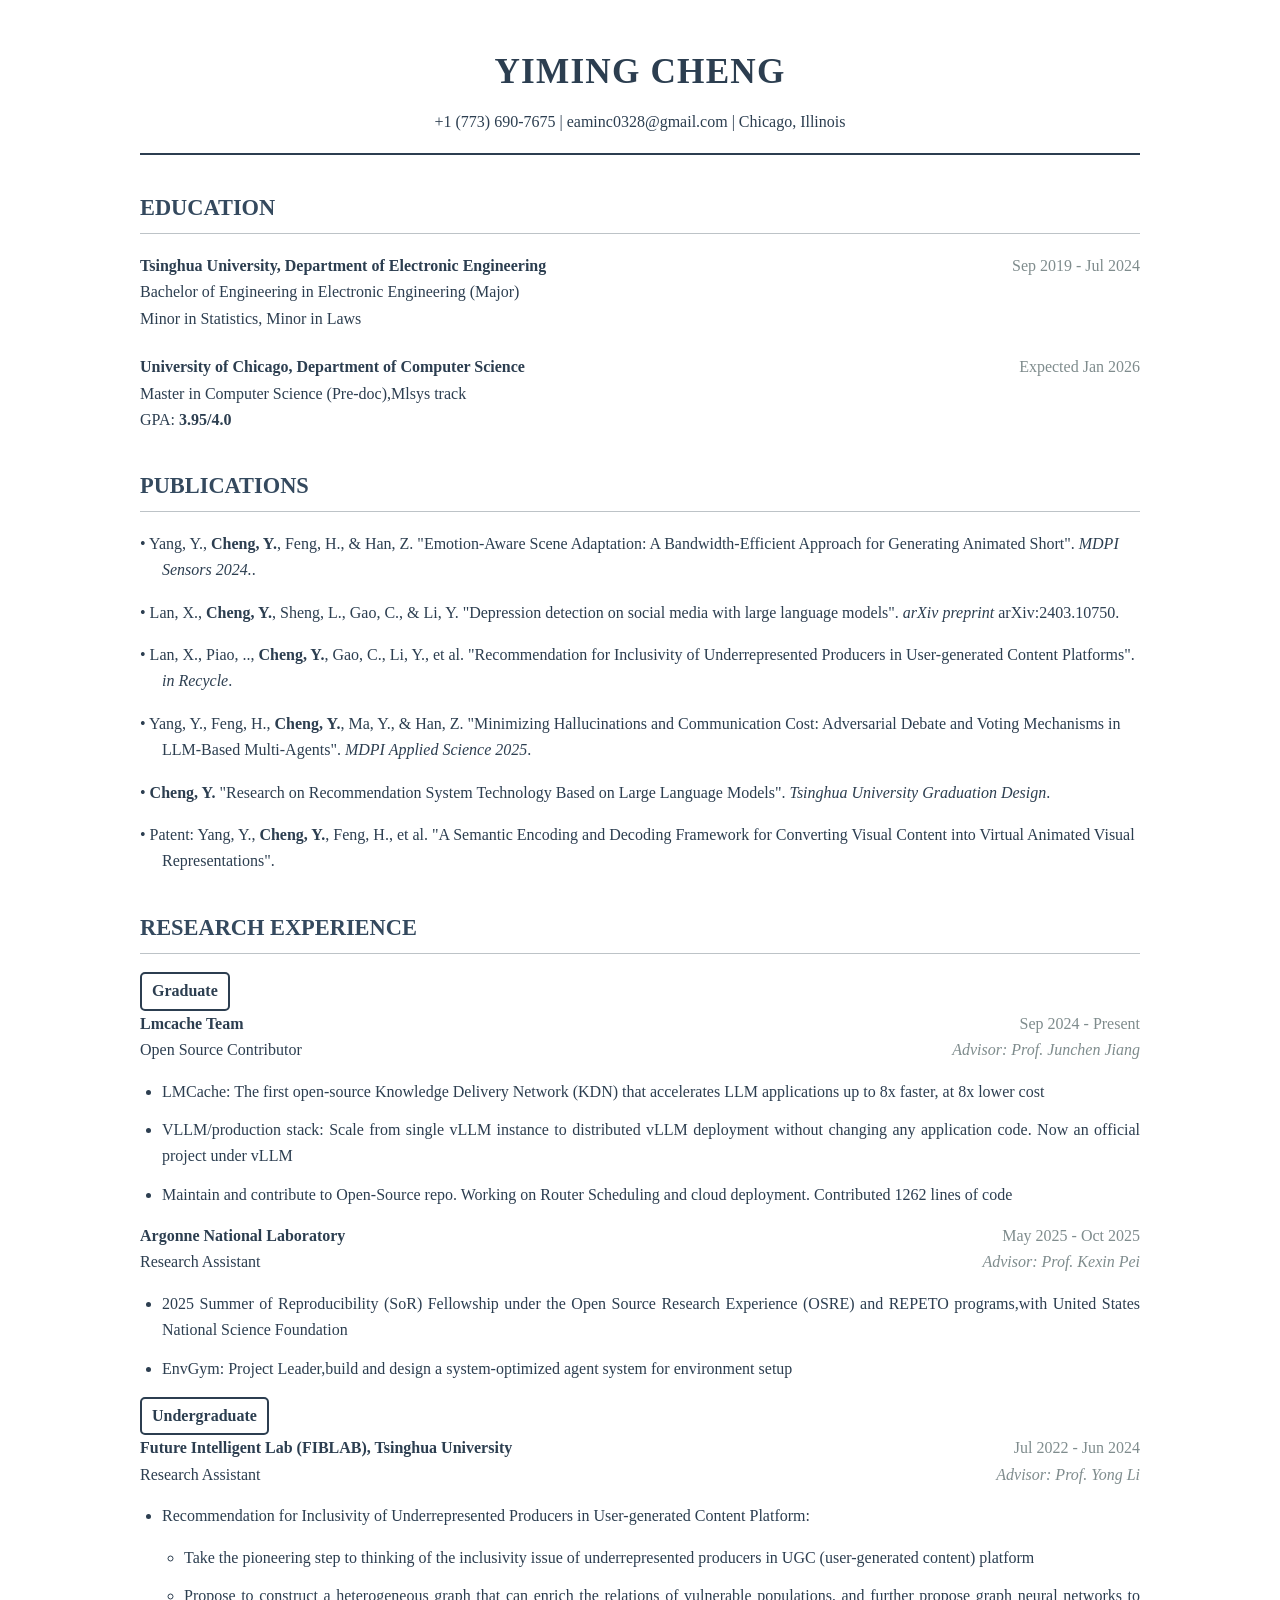
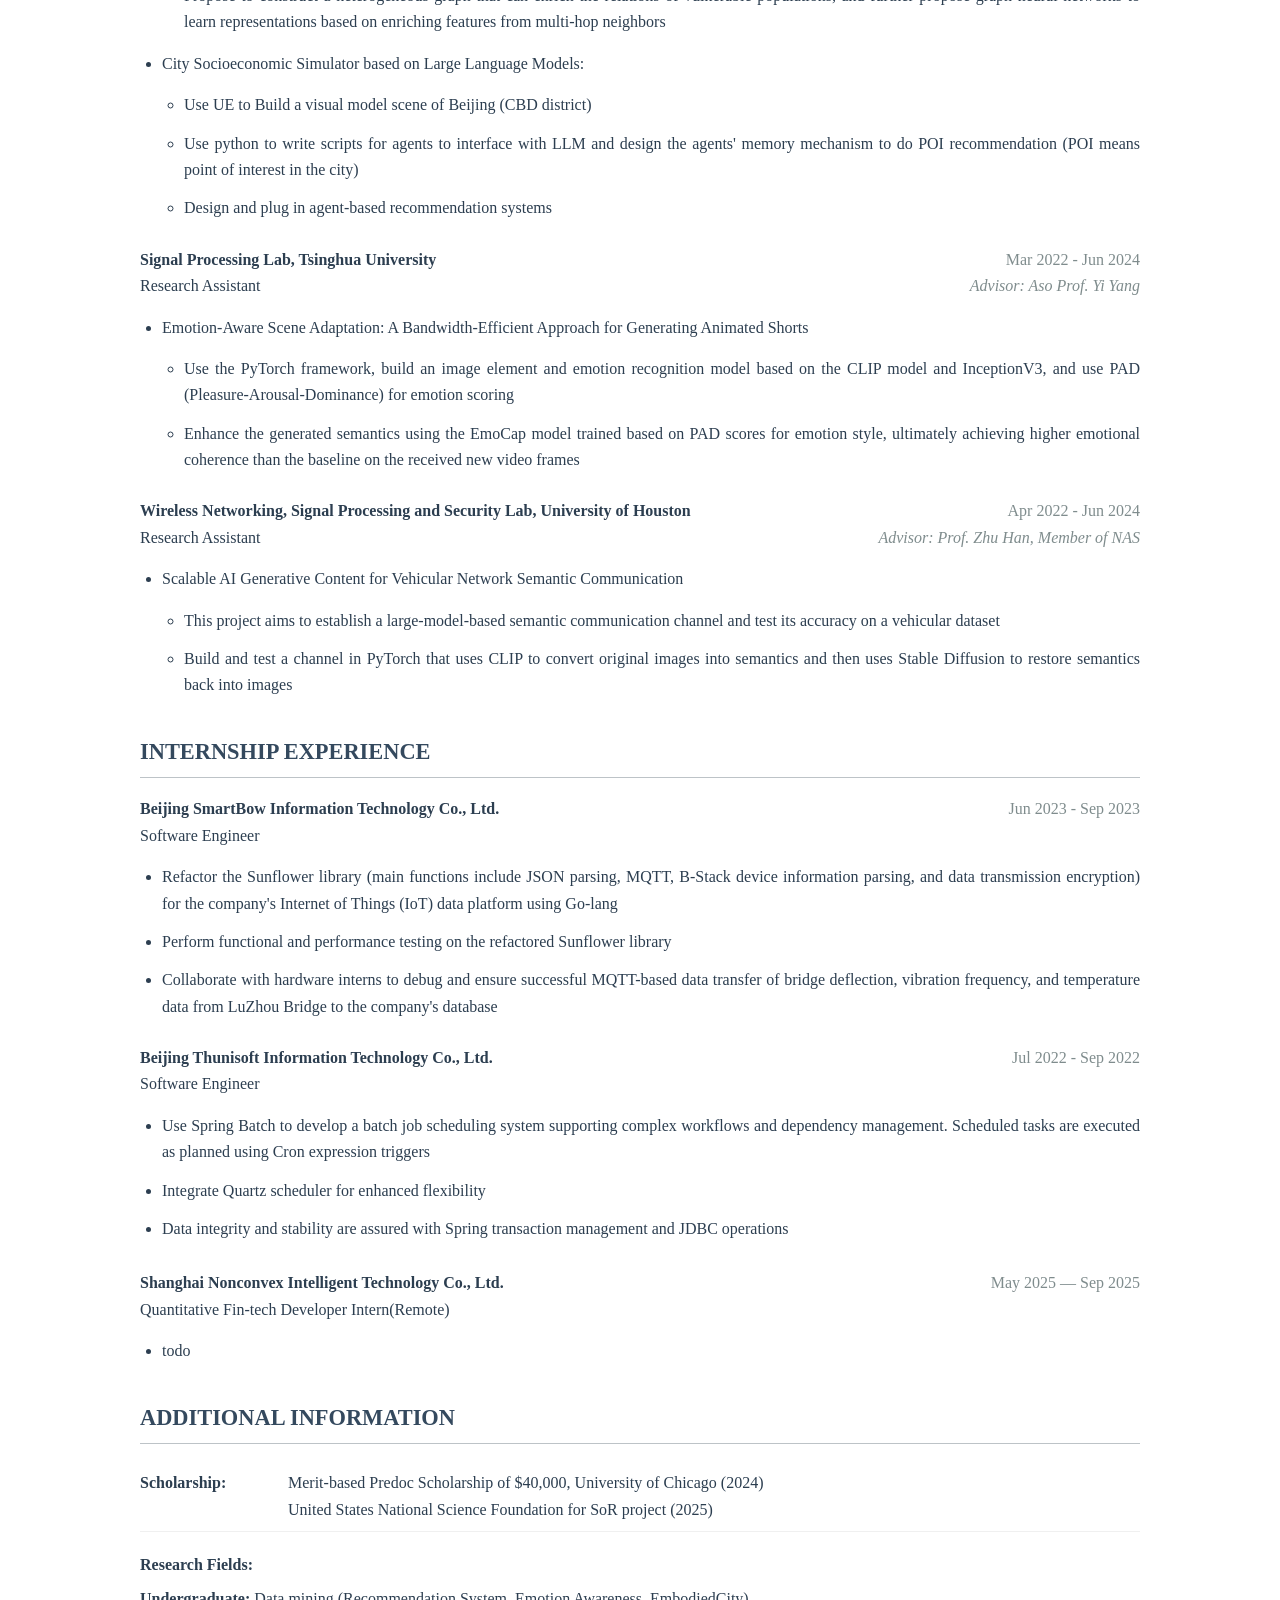
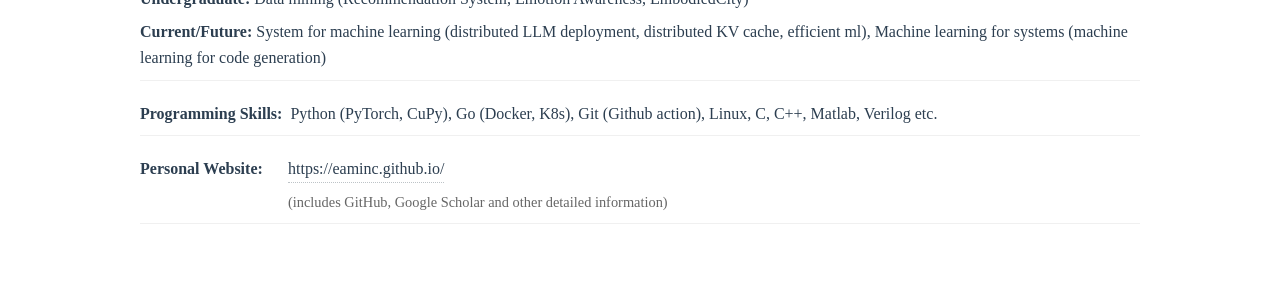
<file: intro.html>
<!DOCTYPE html>
<html lang="en">
  <head>
    <meta charset="UTF-8" />
    <title>Yiming Cheng - Academic CV</title>
    <style>
      body {
        font-family: "Georgia", serif;
        line-height: 1.65;
        max-width: 1000px;
        margin: 0 auto;
        padding: 35px;
        color: #2c3e50;
      }
      .header {
        text-align: center;
        border-bottom: 2px solid #2c3e50;
        padding-bottom: 18px;
        margin-bottom: 30px;
      }
      h1 {
        font-size: 2.2em;
        margin: 8px 0;
        letter-spacing: 1.2px;
      }
      h2 {
        font-size: 1.4em;
        color: #34495e;
        border-bottom: 1px solid #bdc3c7;
        padding-bottom: 6px;
        margin-top: 35px;
      }
      .section-block {
        margin: 28px 0;
      }
      .institution {
        font-weight: 600;
        display: inline-block;
        width: 68%;
      }
      .date {
        float: right;
        color: #7f8c8d;
      }
      ul {
        padding-left: 22px;
        margin: 15px 0;
      }
      li {
        margin: 12px 0;
        text-align: justify;
      }
      .publication-item {
        margin: 16px 0;
        padding-left: 22px;
        text-indent: -22px;
      }
      .highlight {
        color: #2c3e50;
        font-weight: 600;
      }
      .three-column {
        column-count: 3;
        margin: 18px 0;
      }
      a {
        color: #2c3e50;
        text-decoration: none;
        border-bottom: 1px dotted #bdc3c7;
      }
      .advisor {
        font-style: italic;
        color: #7f8c8d;
        float: right;
      }
      .compact-layout {
        display: grid;
        grid-template-columns: 1fr;
        gap: 12px;
      }
      .compact-item {
        display: flex;
        flex-wrap: wrap;
        align-items: baseline;
        gap: 8px;
        padding: 8px 0;
        border-bottom: 1px solid #f0f0f0;
      }
      .compact-label {
        font-weight: 600;
        color: #2c3e50;
        min-width: 140px;
      }
      .field-details {
        display: grid;
        gap: 6px;
      }
      .url-detail {
        font-size: 0.9em;
        color: #666;
        width: 100%;
        padding-left: 148px;
      }
      .number-box {
        display: inline-block;
        border: 2px solid #2c3e50;
        border-radius: 5px;
        padding: 4px 10px;
        font-weight: bold;
        color: #2c3e50;
        font-size: 1em;
        margin-right: 10px;
      }
      @media print {
        .compact-item {
          page-break-inside: avoid;
        }
      }
    </style>
  </head>
  <body>
    <div class="header">
      <h1>YIMING CHENG</h1>
      <div>+1 (773) 690-7675 | eaminc0328@gmail.com | Chicago, Illinois</div>
    </div>

    <!-- 教育背景 -->
    <div class="section-block">
      <h2>EDUCATION</h2>
      <div>
        <span class="institution"
          >Tsinghua University, Department of Electronic Engineering</span
        >
        <span class="date">Sep 2019 - Jul 2024</span>
        <div>Bachelor of Engineering in Electronic Engineering (Major)</div>
        <div>Minor in Statistics, Minor in Laws</div>
      </div>

      <div style="margin-top: 22px">
        <span class="institution"
          >University of Chicago, Department of Computer Science</span
        >
        <span class="date">Expected Jan 2026</span>
        <div>Master in Computer Science (Pre-doc),Mlsys track</div>
        <div>GPA: <span class="highlight">3.95/4.0</span></div>
      </div>
    </div>

    <!-- 出版物 -->
    <div class="section-block">
      <h2>PUBLICATIONS</h2>
      <div class="publication-item">
        • Yang, Y., <span class="highlight">Cheng, Y.</span>, Feng, H., & Han,
        Z. "Emotion-Aware Scene Adaptation: A Bandwidth-Efficient Approach for
        Generating Animated Short". <i>MDPI Sensors 2024.</i>.
      </div>
      <div class="publication-item">
        • Lan, X., <span class="highlight">Cheng, Y.</span>, Sheng, L., Gao, C.,
        & Li, Y. "Depression detection on social media with large language
        models". <i>arXiv preprint</i> arXiv:2403.10750.
      </div>
      <div class="publication-item">
        • Lan, X., Piao, .., <span class="highlight">Cheng, Y.</span>, Gao, C.,
        Li, Y., et al. "Recommendation for Inclusivity of Underrepresented
        Producers in User-generated Content Platforms". <i>in Recycle</i>.
      </div>
      <div class="publication-item">
        • Yang, Y., Feng, H., <span class="highlight">Cheng, Y.</span>, Ma, Y.,
        & Han, Z. "Minimizing Hallucinations and Communication Cost: Adversarial
        Debate and Voting Mechanisms in LLM-Based Multi-Agents".
        <i>MDPI Applied Science 2025</i>.
      </div>
      <div class="publication-item">
        • <span class="highlight">Cheng, Y.</span> "Research on Recommendation
        System Technology Based on Large Language Models".
        <i>Tsinghua University Graduation Design</i>.
      </div>
      <div class="publication-item">
        • Patent: Yang, Y., <span class="highlight">Cheng, Y.</span>, Feng, H.,
        et al. "A Semantic Encoding and Decoding Framework for Converting Visual
        Content into Virtual Animated Visual Representations".
      </div>
    </div>

    <!-- 研究经历 -->
    <div class="section-block">
      <h2>RESEARCH EXPERIENCE</h2>
<span class="number-box">Graduate</span>
      <div>
        <span class="institution">Lmcache Team</span>
        <span class="date">Sep 2024 - Present</span>
        <div>
          Open Source Contributor
          <span class="advisor">Advisor: Prof. Junchen Jiang</span>
        </div>
        <ul>
          <li>
            LMCache: The first open-source Knowledge Delivery Network (KDN) that
            accelerates LLM applications up to 8x faster, at 8x lower cost
          </li>
          <li>
            VLLM/production stack: Scale from single vLLM instance to
            distributed vLLM deployment without changing any application code.
            Now an official project under vLLM
          </li>
          <li>
            Maintain and contribute to Open-Source repo. Working on Router
            Scheduling and cloud deployment. Contributed 1262 lines of code
          </li>
        </ul>
      </div>

      <div>
        <span class="institution">Argonne National Laboratory</span>
        <span class="date">May 2025 - Oct 2025</span>
        <div>
          Research Assistant
          <span class="advisor">Advisor: Prof. Kexin Pei</span>
        </div>
        <ul>
          <li>
            2025 Summer of Reproducibility (SoR) Fellowship under the Open
            Source Research Experience (OSRE) and REPETO programs,with United
            States National Science Foundation
          </li>
          <li>
            EnvGym: Project Leader,build and design a system-optimized agent
            system for environment setup
          </li>
        </ul>
      </div>
<span class="number-box">Undergraduate</span>
      <div>
        <span class="institution"
          >Future Intelligent Lab (FIBLAB), Tsinghua University</span
        >
        <span class="date">Jul 2022 - Jun 2024</span>
        <div>
          Research Assistant <span class="advisor">Advisor: Prof. Yong Li</span>
        </div>
        <ul>
          <li>
            Recommendation for Inclusivity of Underrepresented Producers in
            User-generated Content Platform:
          </li>
          <ul>
            <li>
              Take the pioneering step to thinking of the inclusivity issue of
              underrepresented producers in UGC (user-generated content)
              platform
            </li>
            <li>
              Propose to construct a heterogeneous graph that can enrich the
              relations of vulnerable populations, and further propose graph
              neural networks to learn representations based on enriching
              features from multi-hop neighbors
            </li>
          </ul>
          <li>City Socioeconomic Simulator based on Large Language Models:</li>
          <ul>
            <li>
              Use UE to Build a visual model scene of Beijing (CBD district)
            </li>
            <li>
              Use python to write scripts for agents to interface with LLM and
              design the agents' memory mechanism to do POI recommendation (POI
              means point of interest in the city)
            </li>
            <li>Design and plug in agent-based recommendation systems</li>
          </ul>
        </ul>
      </div>

      <div style="margin-top: 25px">
        <span class="institution"
          >Signal Processing Lab, Tsinghua University</span
        >
        <span class="date">Mar 2022 - Jun 2024</span>
        <div>
          Research Assistant
          <span class="advisor">Advisor: Aso Prof. Yi Yang</span>
        </div>
        <ul>
          <li>
            Emotion-Aware Scene Adaptation: A Bandwidth-Efficient Approach for
            Generating Animated Shorts
          </li>
          <ul>
            <li>
              Use the PyTorch framework, build an image element and emotion
              recognition model based on the CLIP model and InceptionV3, and use
              PAD (Pleasure-Arousal-Dominance) for emotion scoring
            </li>
            <li>
              Enhance the generated semantics using the EmoCap model trained
              based on PAD scores for emotion style, ultimately achieving higher
              emotional coherence than the baseline on the received new video
              frames
            </li>
          </ul>
        </ul>
      </div>

      <div style="margin-top: 25px">
        <span class="institution"
          >Wireless Networking, Signal Processing and Security Lab, University
          of Houston</span
        >
        <span class="date">Apr 2022 - Jun 2024</span>
        <div>
          Research Assistant
          <span class="advisor">Advisor: Prof. Zhu Han, Member of NAS</span>
        </div>
        <ul>
          <li>
            Scalable AI Generative Content for Vehicular Network Semantic
            Communication
          </li>
          <ul>
            <li>
              This project aims to establish a large-model-based semantic
              communication channel and test its accuracy on a vehicular dataset
            </li>
            <li>
              Build and test a channel in PyTorch that uses CLIP to convert
              original images into semantics and then uses Stable Diffusion to
              restore semantics back into images
            </li>
          </ul>
        </ul>
      </div>
    </div>

    <!-- 实习经历 -->
    <div class="section-block">
      <h2>INTERNSHIP EXPERIENCE</h2>
      <div>
        <span class="institution"
          >Beijing SmartBow Information Technology Co., Ltd.</span
        >
        <span class="date">Jun 2023 - Sep 2023</span>
        <div>Software Engineer</div>
        <ul>
          <li>
            Refactor the Sunflower library (main functions include JSON parsing,
            MQTT, B-Stack device information parsing, and data transmission
            encryption) for the company's Internet of Things (IoT) data platform
            using Go-lang
          </li>
          <li>
            Perform functional and performance testing on the refactored
            Sunflower library
          </li>
          <li>
            Collaborate with hardware interns to debug and ensure successful
            MQTT-based data transfer of bridge deflection, vibration frequency,
            and temperature data from LuZhou Bridge to the company's database
          </li>
        </ul>
      </div>

      <div style="margin-top: 25px">
        <span class="institution"
          >Beijing Thunisoft Information Technology Co., Ltd.</span
        >
        <span class="date">Jul 2022 - Sep 2022</span>
        <div>Software Engineer</div>
        <ul>
          <li>
            Use Spring Batch to develop a batch job scheduling system supporting
            complex workflows and dependency management. Scheduled tasks are
            executed as planned using Cron expression triggers
          </li>
          <li>Integrate Quartz scheduler for enhanced flexibility</li>
          <li>
            Data integrity and stability are assured with Spring transaction
            management and JDBC operations
          </li>
        </ul>
      </div>
    </div>

      <div style="margin-top: 25px">
        <span class="institution"
          >Shanghai Nonconvex Intelligent Technology Co., Ltd. </span
        >
        <span class="date">May 2025 — Sep 2025</span>
        <div>Quantitative Fin-tech Developer Intern(Remote)</div>
        <ul>
          <li>todo</li>
        </ul>
      </div>
    </div>



    <div class="section-block">
      <h2>ADDITIONAL INFORMATION</h2>
      <div class="compact-layout">
        <!-- 奖学金 -->
        <div class="compact-item">
          <span class="compact-label">Scholarship:</span>
          <span>
            Merit-based Predoc Scholarship of $40,000, University of Chicago
            (2024)<br />
            United States National Science Foundation for SoR project (2025)
          </span>
        </div>

        <!-- 研究领域 -->
        <div class="compact-item">
          <span class="compact-label">Research Fields:</span>
          <div class="field-details">
            <div>
              <strong>Undergraduate:</strong> Data mining (Recommendation
              System, Emotion Awareness, EmbodiedCity)
            </div>
            <div>
              <strong>Current/Future:</strong>
              System for machine learning (distributed LLM deployment,
              distributed KV cache, efficient ml), Machine learning for systems
              (machine learning for code generation)
            </div>
          </div>
        </div>

        <!-- 技术栈 -->
        <div class="compact-item">
          <span class="compact-label">Programming Skills:</span>
          <span
            >Python (PyTorch, CuPy), Go (Docker, K8s), Git (Github action),
            Linux, C, C++, Matlab, Verilog etc.</span
          >
        </div>

        <!-- 个人网站 -->
        <div class="compact-item">
          <span class="compact-label">Personal Website:</span>
          <a href="https://eaminc.github.io/">https://eaminc.github.io/</a>
          <span class="url-detail"
            >(includes GitHub, Google Scholar and other detailed
            information)</span
          >
        </div>
      </div>
    </div>
  </body>
</html>
</file>
